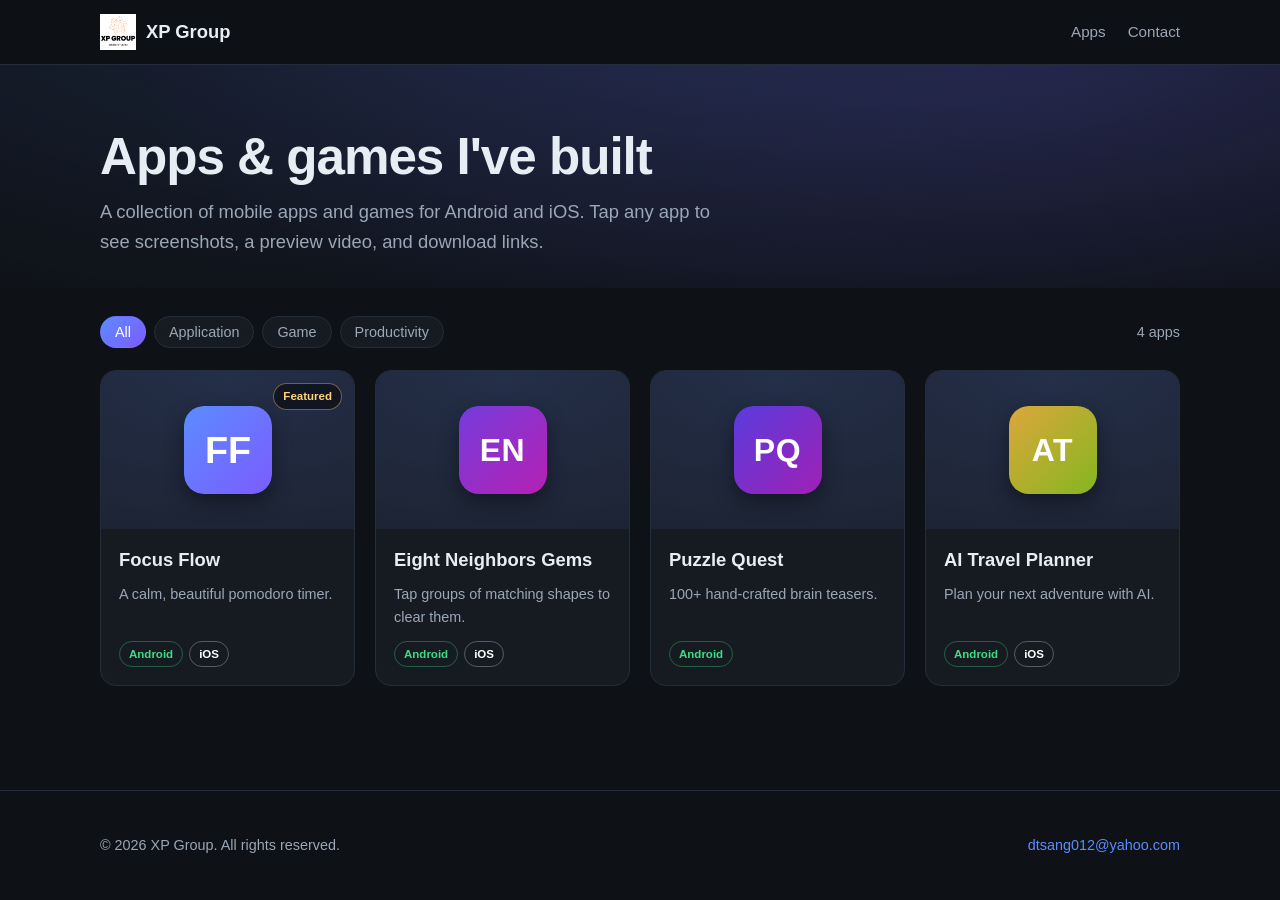
<file: index.html>
<!DOCTYPE html>
<html lang="en">
<head>
  <meta charset="UTF-8" />
  <meta name="author" content="Martin Sang Do" />
  <meta name="viewport" content="width=device-width, initial-scale=1.0" />
  <title>My Apps &amp; Games</title>
  <meta name="description" content="A showcase of my Android and iOS apps and games." />
  <link rel="preconnect" href="https://fonts.googleapis.com" />
  <link rel="stylesheet" href="css/styles.css" />
  <link rel="icon" href="assets/logos/logo.png" type="image/png" />
</head>
<body>
  <header class="site-header">
    <div class="container header-inner">
      <a class="brand" href="index.html">
        <img class="brand-logo" src="assets/logos/logo.png" alt="XP Group logo" style="width: 36px;"/>
        <span class="brand-name">XP Group</span>
      </a>
      <nav class="site-nav">
        <a href="index.html">Apps</a>
        <a href="#footer">Contact</a>
      </nav>
    </div>
  </header>

  <section class="hero">
    <div class="container">
      <h1 class="hero-title">Apps &amp; games I've built</h1>
      <p class="hero-subtitle">
        A collection of mobile apps and games for Android and iOS.
        Tap any app to see screenshots, a preview video, and download links.
      </p>
    </div>
  </section>

  <main class="container main">
    <div class="toolbar">
      <div class="filters" id="filters" role="tablist" aria-label="Filter by category"></div>
      <div class="app-count" id="app-count"></div>
    </div>

    <div class="app-grid" id="app-grid"></div>
    <p class="empty-state" id="empty-state" hidden>No apps in this category yet.</p>
  </main>

  <footer class="site-footer" id="footer">
    <div class="container footer-inner">
      <p>&copy; <span id="year"></span> XP Group. All rights reserved.</p>
      <p class="footer-links">
        <a href="mailto:dtsang012@yahoo.com">dtsang012@yahoo.com</a>
      </p>
    </div>
  </footer>

  <script src="data/apps.js"></script>
  <script src="js/util.js"></script>
  <script src="js/home.js"></script>
</body>
</html>
</file>
<file: css/styles.css>
/* ==========================================================================
   Design tokens
   ========================================================================== */
:root {
  --bg: #0e1116;
  --bg-elev: #161b22;
  --bg-elev-2: #1c2230;
  --border: #262d3a;
  --text: #e6edf3;
  --text-muted: #9aa7b6;
  --accent: #5b8cff;
  --accent-2: #7c5bff;
  --android: #3ddc84;
  --ios: #ffffff;
  --radius: 16px;
  --radius-sm: 10px;
  --shadow: 0 10px 30px rgba(0, 0, 0, 0.35);
  --maxw: 1120px;
  --font: -apple-system, BlinkMacSystemFont, "Segoe UI", Roboto, Helvetica,
    Arial, sans-serif;
}

* { box-sizing: border-box; }

html { scroll-behavior: smooth; }

body {
  margin: 0;
  font-family: var(--font);
  background: var(--bg);
  color: var(--text);
  line-height: 1.6;
  -webkit-font-smoothing: antialiased;
}

a { color: inherit; text-decoration: none; }

.container {
  width: 100%;
  max-width: var(--maxw);
  margin: 0 auto;
  padding: 0 20px;
}

/* ==========================================================================
   Header
   ========================================================================== */
.site-header {
  position: sticky;
  top: 0;
  z-index: 20;
  background: rgba(14, 17, 22, 0.8);
  backdrop-filter: blur(10px);
  border-bottom: 1px solid var(--border);
}
.header-inner {
  display: flex;
  align-items: center;
  justify-content: space-between;
  height: 64px;
}
.brand {
  display: flex;
  align-items: center;
  gap: 10px;
  font-weight: 700;
  font-size: 1.15rem;
}
.brand-mark {
  display: inline-grid;
  place-items: center;
  width: 30px;
  height: 30px;
  border-radius: 8px;
  background: linear-gradient(135deg, var(--accent), var(--accent-2));
  font-size: 0.9rem;
}
.site-nav { display: flex; gap: 22px; }
.site-nav a {
  color: var(--text-muted);
  font-size: 0.95rem;
  transition: color 0.15s;
}
.site-nav a:hover { color: var(--text); }

/* ==========================================================================
   Hero
   ========================================================================== */
.hero {
  padding: 64px 0 32px;
  background:
    radial-gradient(1200px 400px at 50% -100px, rgba(91, 140, 255, 0.18), transparent),
    radial-gradient(900px 300px at 80% 0, rgba(124, 91, 255, 0.14), transparent);
}
.hero-title {
  margin: 0 0 12px;
  font-size: clamp(2rem, 5vw, 3.2rem);
  line-height: 1.1;
  letter-spacing: -0.02em;
}
.hero-subtitle {
  margin: 0;
  max-width: 620px;
  color: var(--text-muted);
  font-size: clamp(1rem, 2.5vw, 1.15rem);
}

/* ==========================================================================
   Toolbar / filters
   ========================================================================== */
.main { padding: 28px 20px 64px; }
.toolbar {
  display: flex;
  align-items: center;
  justify-content: space-between;
  gap: 16px;
  flex-wrap: wrap;
  margin-bottom: 22px;
}
.filters { display: flex; flex-wrap: wrap; gap: 8px; }
.filter {
  border: 1px solid var(--border);
  background: var(--bg-elev);
  color: var(--text-muted);
  padding: 7px 14px;
  border-radius: 999px;
  font-size: 0.9rem;
  cursor: pointer;
  font-family: inherit;
  transition: all 0.15s;
}
.filter:hover { color: var(--text); border-color: #384253; }
.filter.is-active {
  color: #fff;
  background: linear-gradient(135deg, var(--accent), var(--accent-2));
  border-color: transparent;
}
.app-count { color: var(--text-muted); font-size: 0.9rem; }

/* ==========================================================================
   App grid + cards
   ========================================================================== */
.app-grid {
  display: grid;
  grid-template-columns: repeat(auto-fill, minmax(240px, 1fr));
  gap: 20px;
}
.app-card {
  display: flex;
  flex-direction: column;
  background: var(--bg-elev);
  border: 1px solid var(--border);
  border-radius: var(--radius);
  overflow: hidden;
  transition: transform 0.18s ease, border-color 0.18s ease, box-shadow 0.18s ease;
}
.app-card:hover {
  transform: translateY(-4px);
  border-color: #3a465c;
  box-shadow: var(--shadow);
}
.card-media {
  position: relative;
  display: grid;
  place-items: center;
  aspect-ratio: 16 / 10;
  background:
    radial-gradient(400px 200px at 50% 0, rgba(91, 140, 255, 0.12), transparent),
    var(--bg-elev-2);
  padding: 22px;
}
.card-logo,
.logo-img.card-logo {
  width: 88px;
  height: 88px;
  border-radius: 20px;
  object-fit: cover;
  box-shadow: 0 8px 20px rgba(0, 0, 0, 0.4);
}
.logo-placeholder {
  display: grid;
  place-items: center;
  color: #fff;
  font-weight: 800;
  letter-spacing: 0.02em;
  font-size: 2rem;
}
.card-logo.logo-placeholder { width: 88px; height: 88px; border-radius: 20px; }
.featured-tag {
  position: absolute;
  top: 12px;
  right: 12px;
  background: rgba(0, 0, 0, 0.5);
  color: #ffd479;
  border: 1px solid rgba(255, 212, 121, 0.4);
  font-size: 0.72rem;
  font-weight: 600;
  padding: 3px 9px;
  border-radius: 999px;
  backdrop-filter: blur(4px);
}
.card-body { padding: 16px 18px 18px; display: flex; flex-direction: column; gap: 8px; flex: 1; }
.card-title { margin: 0; font-size: 1.15rem; }
.card-tagline { margin: 0; color: var(--text-muted); font-size: 0.9rem; flex: 1; }
.card-platforms { display: flex; gap: 6px; margin-top: 4px; }

/* Platform badges */
.badge {
  font-size: 0.72rem;
  font-weight: 600;
  padding: 3px 9px;
  border-radius: 999px;
  border: 1px solid var(--border);
}
.badge-android { color: var(--android); border-color: rgba(61, 220, 132, 0.35); }
.badge-ios { color: var(--ios); border-color: rgba(255, 255, 255, 0.28); }

.empty-state { text-align: center; color: var(--text-muted); padding: 40px 0; }

/* ==========================================================================
   Detail page
   ========================================================================== */
.back-link {
  display: inline-block;
  color: var(--text-muted);
  margin-bottom: 20px;
  font-size: 0.95rem;
  transition: color 0.15s;
}
.back-link:hover { color: var(--text); }

.detail-header {
  display: flex;
  gap: 28px;
  align-items: flex-start;
  padding-bottom: 28px;
  border-bottom: 1px solid var(--border);
  margin-bottom: 32px;
}
.detail-logo { flex-shrink: 0; }
.detail-logo-img,
.detail-logo .logo-placeholder {
  width: 128px;
  height: 128px;
  border-radius: 28px;
  object-fit: cover;
  box-shadow: var(--shadow);
  font-size: 3rem;
}
.detail-heading { flex: 1; min-width: 0; }
.detail-category {
  display: inline-block;
  color: var(--accent);
  font-size: 0.82rem;
  font-weight: 600;
  text-transform: uppercase;
  letter-spacing: 0.06em;
  margin-bottom: 6px;
}
.detail-title { margin: 0 0 8px; font-size: clamp(1.6rem, 4vw, 2.4rem); letter-spacing: -0.02em; }
.detail-tagline { margin: 0 0 14px; color: var(--text-muted); font-size: 1.1rem; }
.detail-platforms { display: flex; gap: 8px; margin-bottom: 18px; }

/* Store buttons */
.store-buttons { display: flex; flex-wrap: wrap; gap: 12px; }
.store-btn {
  display: inline-flex;
  align-items: center;
  gap: 12px;
  background: #000;
  border: 1px solid #333b49;
  color: #fff;
  padding: 10px 18px;
  border-radius: 12px;
  min-width: 180px;
  transition: transform 0.15s, border-color 0.15s;
}
.store-btn:hover { transform: translateY(-2px); border-color: #4a5568; }
.store-icon { font-size: 1.6rem; line-height: 1; }
.store-apple .store-icon::before { content: ""; font-size: 1.7rem; }
.store-text { display: flex; flex-direction: column; line-height: 1.15; }
.store-text small { font-size: 0.68rem; color: #c7d0da; text-transform: uppercase; letter-spacing: 0.03em; }
.store-text strong { font-size: 1.12rem; font-weight: 600; }

/* "Upcoming" store button — targeted platform with no store link yet */
.store-btn.store-upcoming {
  font-family: inherit;
  cursor: pointer;
  background: #10141b;
  border-style: dashed;
  border-color: #3a465c;
  opacity: 0.8;
  text-align: left;
}
.store-btn.store-upcoming:hover { opacity: 1; transform: translateY(-2px); }
.store-btn.store-upcoming .store-text small { color: #ffd479; }

/* Transient toast message */
.toast {
  position: fixed;
  left: 50%;
  bottom: 28px;
  transform: translate(-50%, 20px);
  background: var(--bg-elev-2);
  color: var(--text);
  border: 1px solid var(--border);
  box-shadow: var(--shadow);
  padding: 12px 22px;
  border-radius: 999px;
  font-size: 0.95rem;
  font-weight: 500;
  z-index: 60;
  opacity: 0;
  pointer-events: none;
  transition: opacity 0.2s ease, transform 0.2s ease;
}
.toast.is-visible { opacity: 1; transform: translate(-50%, 0); }

/* Sections */
.detail-section { margin-bottom: 40px; }
.section-title { font-size: 1.35rem; margin: 0 0 16px; }
.detail-description { color: var(--text-muted); font-size: 1.05rem; max-width: 780px; }

/* Video (responsive 16:9) */
.video-wrap {
  position: relative;
  width: 100%;
  max-width: 860px;
  aspect-ratio: 16 / 9;
  border-radius: var(--radius);
  overflow: hidden;
  border: 1px solid var(--border);
  background: #000;
}
.video-wrap iframe {
  position: absolute;
  inset: 0;
  width: 100%;
  height: 100%;
  border: 0;
}

/* Screenshots */
.screenshot-gallery {
  display: grid;
  grid-template-columns: repeat(auto-fill, minmax(160px, 1fr));
  gap: 16px;
}
.screenshot {
  width: 100%;
  border-radius: var(--radius-sm);
  border: 1px solid var(--border);
  background: var(--bg-elev-2);
  cursor: zoom-in;
  transition: transform 0.15s, border-color 0.15s;
}
.screenshot:hover { transform: scale(1.02); border-color: #3a465c; }

.detail-cta {
  background: var(--bg-elev);
  border: 1px solid var(--border);
  border-radius: var(--radius);
  padding: 28px;
}

.not-found { text-align: center; padding: 60px 0; }
.not-found .btn {
  display: inline-block;
  margin-top: 16px;
  background: linear-gradient(135deg, var(--accent), var(--accent-2));
  color: #fff;
  padding: 10px 22px;
  border-radius: 10px;
}

/* ==========================================================================
   Lightbox
   ========================================================================== */
.lightbox {
  position: fixed;
  inset: 0;
  z-index: 50;
  background: rgba(0, 0, 0, 0.9);
  display: grid;
  place-items: center;
  padding: 24px;
}
.lightbox[hidden] { display: none; }
.lightbox-img { max-width: 100%; max-height: 90vh; border-radius: 10px; }
.lightbox-close {
  position: absolute;
  top: 18px;
  right: 22px;
  background: none;
  border: none;
  color: #fff;
  font-size: 2.4rem;
  line-height: 1;
  cursor: pointer;
}

/* ==========================================================================
   Footer
   ========================================================================== */
.site-footer {
  border-top: 1px solid var(--border);
  padding: 28px 0;
  margin-top: 40px;
}
.footer-inner {
  display: flex;
  justify-content: space-between;
  flex-wrap: wrap;
  gap: 10px;
  color: var(--text-muted);
  font-size: 0.9rem;
}
.footer-links a { color: var(--accent); }

/* ==========================================================================
   Responsive
   ========================================================================== */
@media (max-width: 640px) {
  .hero { padding: 40px 0 20px; }
  .detail-header { flex-direction: column; gap: 18px; align-items: flex-start; }
  .detail-logo-img,
  .detail-logo .logo-placeholder { width: 96px; height: 96px; border-radius: 22px; font-size: 2.4rem; }
  .store-btn { min-width: 0; flex: 1; }
  .app-grid { grid-template-columns: repeat(auto-fill, minmax(150px, 1fr)); gap: 14px; }
  .card-logo, .card-logo.logo-placeholder { width: 68px; height: 68px; border-radius: 16px; }
  .site-nav { gap: 16px; }
}
</file>
